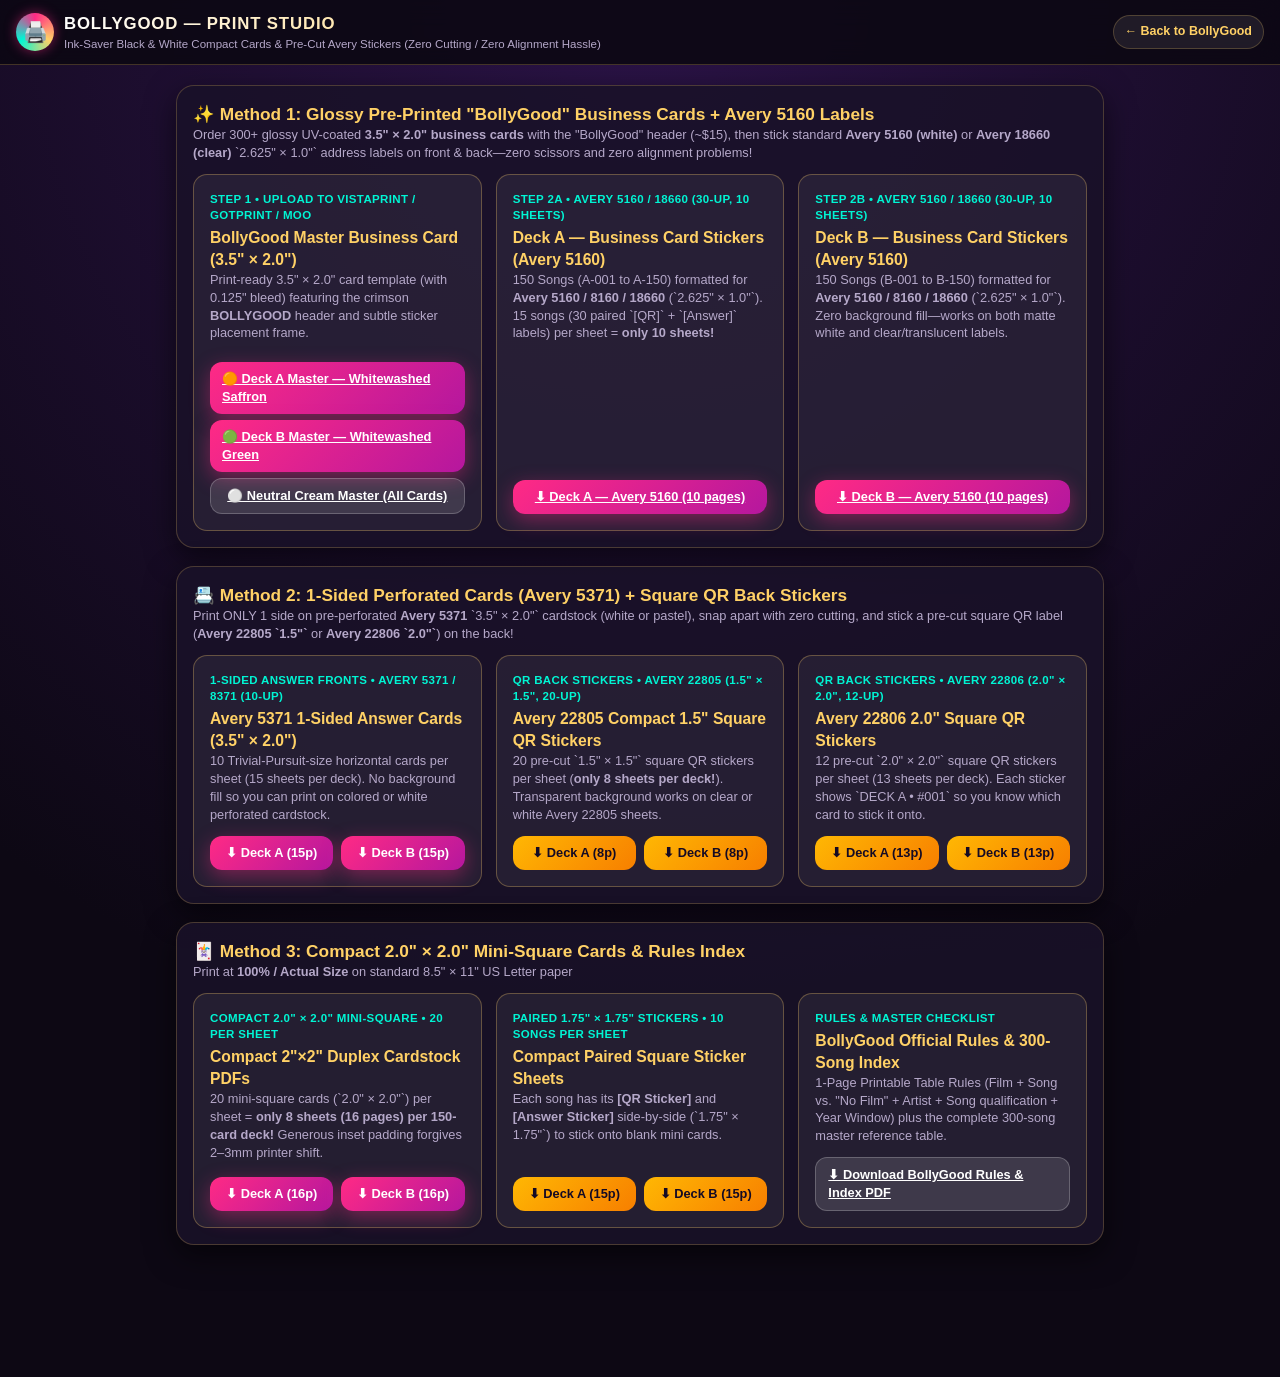
<file: print.html>
<!DOCTYPE html>
<html lang="en">
<head>
  <meta charset="UTF-8" />
  <meta name="viewport" content="width=device-width, initial-scale=1.0" />
  <title>BollyGood — Print Studio (Compact Cards &amp; Avery Stickers)</title>
  <link rel="stylesheet" href="styles.css" />
  <style>
    .print-studio-wrap {
      max-width: 960px;
      margin: 0 auto;
      padding: 20px 16px 60px;
      display: flex;
      flex-direction: column;
      gap: 18px;
    }
    .pdf-grid {
      display: grid;
      grid-template-columns: repeat(auto-fit, minmax(260px, 1fr));
      gap: 14px;
      margin-top: 10px;
    }
    .pdf-card {
      background: rgba(255, 255, 255, 0.06);
      border: 1px solid rgba(255, 209, 102, 0.3);
      border-radius: 14px;
      padding: 16px;
      display: flex;
      flex-direction: column;
      justify-content: space-between;
      gap: 12px;
    }
    .pdf-card h3 {
      color: var(--gold);
      font-size: 0.98rem;
      margin-top: 4px;
    }
    .pdf-card p {
      font-size: 0.8rem;
      color: var(--text-muted);
    }
    .pdf-meta {
      font-size: 0.72rem;
      color: var(--cyan);
      font-weight: 700;
      letter-spacing: 0.03em;
    }
    .btn-row {
      display: flex;
      flex-wrap: wrap;
      gap: 8px;
    }
    .btn-row .btn {
      flex: 1;
      text-decoration: none;
      text-align: center;
    }
  </style>
</head>
<body>
  <header class="app-header">
    <div class="brand">
      <div class="brand-disc"><span>🖨️</span></div>
      <div>
        <h1>BOLLYGOOD — PRINT STUDIO</h1>
        <p class="subtitle">Ink-Saver Black &amp; White Compact Cards &amp; Pre-Cut Avery Stickers (Zero Cutting / Zero Alignment Hassle)</p>
      </div>
    </div>
    <div class="header-actions">
      <a href="index.html" class="icon-pill">← Back to BollyGood</a>
    </div>
  </header>

  <div class="print-studio-wrap">
    <!-- SECTION A: GLOSSY BUSINESS CARDS + AVERY 5160 STICKERS -->
    <div class="glass-card">
      <div class="section-head">
        <div>
          <h2>✨ Method 1: Glossy Pre-Printed "BollyGood" Business Cards + Avery 5160 Labels</h2>
          <p class="muted">Order 300+ glossy UV-coated <strong>3.5" × 2.0" business cards</strong> with the "BollyGood" header (~$15), then stick standard <strong>Avery 5160 (white)</strong> or <strong>Avery 18660 (clear)</strong> `2.625" × 1.0"` address labels on front &amp; back—zero scissors and zero alignment problems!</p>
        </div>
      </div>

      <div class="pdf-grid">
        <div class="pdf-card">
          <div>
            <div class="pdf-meta">STEP 1 • UPLOAD TO VISTAPRINT / GOTPRINT / MOO</div>
            <h3>BollyGood Master Business Card (3.5" × 2.0")</h3>
            <p>Print-ready 3.5" × 2.0" card template (with 0.125" bleed) featuring the crimson <strong>BOLLYGOOD</strong> header and subtle sticker placement frame.</p>
          </div>
          <div style="display:flex; flex-direction:column; gap:6px; margin-top:8px;">
            <a href="pdfs/BollyGood-Deck-A-Saffron-Tint-Master-3.5x2.pdf" download class="btn btn-primary btn-sm">🟠 Deck A Master — Whitewashed Saffron</a>
            <a href="pdfs/BollyGood-Deck-B-Green-Tint-Master-3.5x2.pdf" download class="btn btn-primary btn-sm">🟢 Deck B Master — Whitewashed Green</a>
            <a href="pdfs/BollyGood-BusinessCard-Master-3.5x2.pdf" download class="btn btn-secondary btn-sm">⚪ Neutral Cream Master (All Cards)</a>
          </div>
        </div>

        <div class="pdf-card">
          <div>
            <div class="pdf-meta">STEP 2A • AVERY 5160 / 18660 (30-UP, 10 SHEETS)</div>
            <h3>Deck A — Business Card Stickers (Avery 5160)</h3>
            <p>150 Songs (A-001 to A-150) formatted for <strong>Avery 5160 / 8160 / 18660</strong> (`2.625" × 1.0"`). 15 songs (30 paired `[QR]` + `[Answer]` labels) per sheet = <strong>only 10 sheets!</strong></p>
          </div>
          <a href="pdfs/Deck-A-BusinessCard-Stickers-Avery5160.pdf" download class="btn btn-primary btn-sm">⬇ Deck A — Avery 5160 (10 pages)</a>
        </div>

        <div class="pdf-card">
          <div>
            <div class="pdf-meta">STEP 2B • AVERY 5160 / 18660 (30-UP, 10 SHEETS)</div>
            <h3>Deck B — Business Card Stickers (Avery 5160)</h3>
            <p>150 Songs (B-001 to B-150) formatted for <strong>Avery 5160 / 8160 / 18660</strong> (`2.625" × 1.0"`). Zero background fill—works on both matte white and clear/translucent labels.</p>
          </div>
          <a href="pdfs/Deck-B-BusinessCard-Stickers-Avery5160.pdf" download class="btn btn-primary btn-sm">⬇ Deck B — Avery 5160 (10 pages)</a>
        </div>
      </div>
    </div>

    <!-- SECTION B: 1-SIDED PERFORATED AVERY 5371 CARDS + PRE-CUT SQUARE QR STICKERS -->
    <div class="glass-card">
      <div class="section-head">
        <div>
          <h2>📇 Method 2: 1-Sided Perforated Cards (Avery 5371) + Square QR Back Stickers</h2>
          <p class="muted">Print ONLY 1 side on pre-perforated <strong>Avery 5371</strong> `3.5" × 2.0"` cardstock (white or pastel), snap apart with zero cutting, and stick a pre-cut square QR label (<strong>Avery 22805 `1.5"`</strong> or <strong>Avery 22806 `2.0"`</strong>) on the back!</p>
        </div>
      </div>

      <div class="pdf-grid">
        <div class="pdf-card">
          <div>
            <div class="pdf-meta">1-SIDED ANSWER FRONTS • AVERY 5371 / 8371 (10-UP)</div>
            <h3>Avery 5371 1-Sided Answer Cards (3.5" × 2.0")</h3>
            <p>10 Trivial-Pursuit-size horizontal cards per sheet (15 sheets per deck). No background fill so you can print on colored or white perforated cardstock.</p>
          </div>
          <div class="btn-row">
            <a href="pdfs/Deck-A-Avery5371-Answers-1Sided.pdf" download class="btn btn-primary btn-sm">⬇ Deck A (15p)</a>
            <a href="pdfs/Deck-B-Avery5371-Answers-1Sided.pdf" download class="btn btn-primary btn-sm">⬇ Deck B (15p)</a>
          </div>
        </div>

        <div class="pdf-card">
          <div>
            <div class="pdf-meta">QR BACK STICKERS • AVERY 22805 (1.5" × 1.5", 20-UP)</div>
            <h3>Avery 22805 Compact 1.5" Square QR Stickers</h3>
            <p>20 pre-cut `1.5" × 1.5"` square QR stickers per sheet (<strong>only 8 sheets per deck!</strong>). Transparent background works on clear or white Avery 22805 sheets.</p>
          </div>
          <div class="btn-row">
            <a href="pdfs/Deck-A-QR-Stickers-Avery22805-1.5in.pdf" download class="btn btn-accent btn-sm">⬇ Deck A (8p)</a>
            <a href="pdfs/Deck-B-QR-Stickers-Avery22805-1.5in.pdf" download class="btn btn-accent btn-sm">⬇ Deck B (8p)</a>
          </div>
        </div>

        <div class="pdf-card">
          <div>
            <div class="pdf-meta">QR BACK STICKERS • AVERY 22806 (2.0" × 2.0", 12-UP)</div>
            <h3>Avery 22806 2.0" Square QR Stickers</h3>
            <p>12 pre-cut `2.0" × 2.0"` square QR stickers per sheet (13 sheets per deck). Each sticker shows `DECK A • #001` so you know which card to stick it onto.</p>
          </div>
          <div class="btn-row">
            <a href="pdfs/Deck-A-QR-Stickers-Avery22806-2in.pdf" download class="btn btn-accent btn-sm">⬇ Deck A (13p)</a>
            <a href="pdfs/Deck-B-QR-Stickers-Avery22806-2in.pdf" download class="btn btn-accent btn-sm">⬇ Deck B (13p)</a>
          </div>
        </div>
      </div>
    </div>

    <!-- SECTION C: COMPACT 2"x2" MINI-SQUARE DUPLEX & PAIRED STICKERS + RULES -->
    <div class="glass-card">
      <div class="section-head">
        <div>
          <h2>🃏 Method 3: Compact 2.0" × 2.0" Mini-Square Cards &amp; Rules Index</h2>
          <p class="muted">Print at <strong>100% / Actual Size</strong> on standard 8.5" × 11" US Letter paper</p>
        </div>
      </div>

      <div class="pdf-grid">
        <div class="pdf-card">
          <div>
            <div class="pdf-meta">COMPACT 2.0" × 2.0" MINI-SQUARE • 20 PER SHEET</div>
            <h3>Compact 2"×2" Duplex Cardstock PDFs</h3>
            <p>20 mini-square cards (`2.0" × 2.0"`) per sheet = <strong>only 8 sheets (16 pages) per 150-card deck!</strong> Generous inset padding forgives 2–3mm printer shift.</p>
          </div>
          <div class="btn-row">
            <a href="pdfs/Deck-A-Cardstock-Duplex.pdf" download class="btn btn-primary btn-sm">⬇ Deck A (16p)</a>
            <a href="pdfs/Deck-B-Cardstock-Duplex.pdf" download class="btn btn-primary btn-sm">⬇ Deck B (16p)</a>
          </div>
        </div>

        <div class="pdf-card">
          <div>
            <div class="pdf-meta">PAIRED 1.75" × 1.75" STICKERS • 10 SONGS PER SHEET</div>
            <h3>Compact Paired Square Sticker Sheets</h3>
            <p>Each song has its <strong>[QR Sticker]</strong> and <strong>[Answer Sticker]</strong> side-by-side (`1.75" × 1.75"`) to stick onto blank mini cards.</p>
          </div>
          <div class="btn-row">
            <a href="pdfs/Deck-A-Stickers.pdf" download class="btn btn-accent btn-sm">⬇ Deck A (15p)</a>
            <a href="pdfs/Deck-B-Stickers.pdf" download class="btn btn-accent btn-sm">⬇ Deck B (15p)</a>
          </div>
        </div>

        <div class="pdf-card">
          <div>
            <div class="pdf-meta">RULES &amp; MASTER CHECKLIST</div>
            <h3>BollyGood Official Rules &amp; 300-Song Index</h3>
            <p>1-Page Printable Table Rules (Film + Song vs. "No Film" + Artist + Song qualification + Year Window) plus the complete 300-song master reference table.</p>
          </div>
          <a href="pdfs/BollyGood-Rules-and-Song-Index.pdf" download class="btn btn-secondary btn-sm">⬇ Download BollyGood Rules &amp; Index PDF</a>
        </div>
      </div>
    </div>
  </div>
</body>
</html>
</file>
<file: styles.css>
:root {
  --bg-dark: #0d0814;
  --bg-card: rgba(26, 18, 40, 0.88);
  --bg-card-elevated: rgba(38, 26, 58, 0.95);
  --border-subtle: rgba(255, 209, 102, 0.22);
  --gold: #ffd166;
  --gold-bright: #ffb703;
  --magenta: #ff2a85;
  --cyan: #00f5d4;
  --emerald: #06d6a0;
  --text-main: #f8f5fc;
  --text-muted: #b5a8c9;
  --radius-lg: 18px;
  --radius-md: 12px;
  --shadow-glow: 0 10px 30px rgba(0, 0, 0, 0.55);
}

* {
  box-sizing: border-box;
  margin: 0;
  padding: 0;
  -webkit-tap-highlight-color: transparent;
}

body {
  font-family: -apple-system, BlinkMacSystemFont, "SF Pro Display", "Segoe UI", Roboto, sans-serif;
  background: radial-gradient(circle at 50% 0%, #2b1347 0%, #0d0814 70%);
  color: var(--text-main);
  min-height: 100vh;
  padding-bottom: 72px;
  line-height: 1.4;
}

.hidden {
  display: none !important;
}

/* Header */
.app-header {
  display: flex;
  align-items: center;
  justify-content: space-between;
  padding: 12px 16px;
  background: rgba(13, 8, 20, 0.92);
  border-bottom: 1px solid var(--border-subtle);
  position: sticky;
  top: 0;
  z-index: 50;
  backdrop-filter: blur(12px);
}

.brand {
  display: flex;
  align-items: center;
  gap: 10px;
}

.brand-disc {
  width: 38px;
  height: 38px;
  border-radius: 50%;
  background: conic-gradient(from 0deg, var(--magenta), var(--gold), var(--cyan), var(--magenta));
  display: flex;
  align-items: center;
  justify-content: center;
  font-size: 20px;
  box-shadow: 0 0 12px rgba(255, 42, 133, 0.5);
}

.brand h1 {
  font-size: 1.05rem;
  font-weight: 800;
  letter-spacing: 0.05em;
  background: linear-gradient(90deg, #fff, var(--gold));
  -webkit-background-clip: text;
  -webkit-text-fill-color: transparent;
}

.subtitle {
  font-size: 0.72rem;
  color: var(--text-muted);
}

.header-actions {
  display: flex;
  gap: 8px;
}

.icon-pill {
  display: inline-flex;
  align-items: center;
  gap: 6px;
  background: rgba(255, 255, 255, 0.08);
  border: 1px solid var(--border-subtle);
  color: var(--gold);
  padding: 7px 11px;
  border-radius: 999px;
  font-size: 0.78rem;
  font-weight: 600;
  text-decoration: none;
  cursor: pointer;
}

/* Host Setup Banner */
.host-banner {
  background: linear-gradient(90deg, rgba(255, 183, 3, 0.16), rgba(255, 42, 133, 0.16));
  border-bottom: 1px solid rgba(255, 209, 102, 0.35);
  padding: 10px 16px;
}

.host-banner-title {
  display: flex;
  justify-content: space-between;
  align-items: center;
  font-size: 0.8rem;
  font-weight: 700;
  color: var(--gold);
  margin-bottom: 6px;
}

.banner-close {
  background: none;
  border: none;
  color: var(--text-muted);
  font-size: 1rem;
  padding: 2px 6px;
  cursor: pointer;
}

.host-steps {
  display: flex;
  flex-wrap: wrap;
  gap: 6px;
}

.step-badge {
  font-size: 0.72rem;
  background: rgba(0, 0, 0, 0.4);
  padding: 4px 9px;
  border-radius: 6px;
  border: 1px solid rgba(255, 255, 255, 0.1);
}

/* Mode Tabs */
.mode-tabs {
  display: grid;
  grid-template-columns: repeat(3, 1fr);
  gap: 8px;
  padding: 12px 14px 4px;
  max-width: 680px;
  margin: 0 auto;
}

.mode-tab {
  display: flex;
  align-items: center;
  gap: 8px;
  padding: 10px 10px;
  background: rgba(255, 255, 255, 0.05);
  border: 1px solid rgba(255, 255, 255, 0.12);
  border-radius: var(--radius-md);
  color: var(--text-muted);
  cursor: pointer;
  text-align: left;
  transition: all 0.18s ease;
}

.mode-tab.active {
  background: linear-gradient(135deg, rgba(255, 42, 133, 0.28), rgba(255, 209, 102, 0.2));
  border-color: var(--gold);
  color: var(--text-main);
  box-shadow: 0 4px 16px rgba(255, 42, 133, 0.25);
}

.tab-icon {
  font-size: 1.25rem;
}

.tab-label {
  font-size: 0.82rem;
  font-weight: 700;
}

.tab-sub {
  font-size: 0.66rem;
  opacity: 0.8;
}

/* Main container */
.app-main {
  max-width: 680px;
  margin: 0 auto;
  padding: 10px 14px 24px;
  display: flex;
  flex-direction: column;
  gap: 14px;
}

.view-section {
  display: none;
  flex-direction: column;
  gap: 14px;
}

.view-section.active {
  display: flex;
}

.glass-card {
  background: var(--bg-card);
  border: 1px solid var(--border-subtle);
  border-radius: var(--radius-lg);
  padding: 16px;
  box-shadow: var(--shadow-glow);
}

.section-head {
  display: flex;
  justify-content: space-between;
  align-items: flex-start;
  gap: 10px;
  margin-bottom: 12px;
}

.section-head h2 {
  font-size: 1.08rem;
  font-weight: 800;
  color: var(--gold);
}

.muted {
  font-size: 0.8rem;
  color: var(--text-muted);
}

.muted-sm {
  font-size: 0.74rem;
  color: var(--text-muted);
}

.deck-Quick-badge, .badge-pill {
  background: rgba(0, 245, 212, 0.14);
  color: var(--cyan);
  border: 1px solid rgba(0, 245, 212, 0.35);
  font-size: 0.72rem;
  font-weight: 700;
  padding: 4px 10px;
  border-radius: 999px;
  white-space: nowrap;
}

/* Buttons */
.btn {
  display: inline-flex;
  align-items: center;
  justify-content: center;
  gap: 8px;
  border: none;
  border-radius: var(--radius-md);
  font-weight: 700;
  cursor: pointer;
  transition: transform 0.1s ease, opacity 0.15s ease;
  color: #fff;
}

.btn:active {
  transform: scale(0.97);
}

.btn:disabled {
  opacity: 0.45;
  pointer-events: none;
}

.btn-xl {
  width: 100%;
  padding: 16px 20px;
  font-size: 1.05rem;
}

.btn-lg {
  padding: 13px 16px;
  font-size: 0.92rem;
}

.btn-sm {
  padding: 8px 12px;
  font-size: 0.8rem;
}

.btn-primary {
  background: linear-gradient(135deg, var(--magenta), #b5179e);
  box-shadow: 0 6px 20px rgba(255, 42, 133, 0.4);
}

.btn-accent {
  background: linear-gradient(135deg, var(--gold-bright), #f77f00);
  color: #140a24;
  font-weight: 800;
}

.btn-secondary {
  background: rgba(255, 255, 255, 0.12);
  border: 1px solid rgba(255, 255, 255, 0.22);
}

.btn-text {
  background: none;
  border: none;
  color: var(--gold);
  font-size: 0.78rem;
  font-weight: 600;
  text-decoration: underline;
  cursor: pointer;
}

/* Camera QR Viewport */
.camera-container {
  position: relative;
  width: 100%;
  height: 270px;
  background: #000;
  border-radius: var(--radius-md);
  overflow: hidden;
  margin-bottom: 12px;
  border: 2px solid var(--gold);
}

#qr-video {
  width: 100%;
  height: 100%;
  object-fit: cover;
}

.scan-reticle {
  position: absolute;
  inset: 0;
  display: flex;
  flex-direction: column;
  align-items: center;
  justify-content: center;
  pointer-events: none;
}

.reticle-box {
  width: 165px;
  height: 165px;
  border: 3px solid var(--cyan);
  border-radius: 16px;
  box-shadow: 0 0 0 9999px rgba(0, 0, 0, 0.42);
}

.scan-reticle p {
  margin-top: 10px;
  background: rgba(0, 0, 0, 0.75);
  padding: 4px 12px;
  border-radius: 99px;
  font-size: 0.78rem;
  font-weight: 600;
  color: var(--gold);
}

.camera-close-btn {
  position: absolute;
  top: 10px;
  right: 10px;
  z-index: 5;
}

/* Keypad & Code Input */
.code-lookup-bar {
  display: flex;
  gap: 8px;
  margin-top: 12px;
}

.deck-toggle {
  display: flex;
  background: rgba(0, 0, 0, 0.45);
  border-radius: var(--radius-md);
  padding: 3px;
  border: 1px solid rgba(255, 255, 255, 0.15);
}

.deck-btn {
  background: transparent;
  border: none;
  color: var(--text-muted);
  padding: 8px 11px;
  border-radius: 9px;
  font-weight: 800;
  font-size: 0.8rem;
  cursor: pointer;
}

.deck-btn.active {
  background: var(--gold);
  color: #140a24;
}

.card-num-input {
  flex: 1;
  background: rgba(0, 0, 0, 0.5);
  border: 1px solid rgba(255, 255, 255, 0.22);
  border-radius: var(--radius-md);
  color: #fff;
  padding: 10px 12px;
  font-size: 1rem;
  font-weight: 700;
  text-align: center;
}

.mini-keypad {
  display: grid;
  grid-template-columns: repeat(6, 1fr);
  gap: 6px;
  margin-top: 10px;
}

.key-btn {
  background: rgba(255, 255, 255, 0.08);
  border: 1px solid rgba(255, 255, 255, 0.14);
  color: #fff;
  padding: 11px 0;
  border-radius: 10px;
  font-size: 0.95rem;
  font-weight: 700;
  cursor: pointer;
}

.key-btn:active {
  background: var(--gold);
  color: #000;
}

.key-clear {
  color: #ff6b6b;
}

.key-go {
  background: rgba(6, 214, 160, 0.25);
  border-color: var(--emerald);
  color: var(--emerald);
}

/* Player Panel */
.player-card {
  border: 2px solid var(--gold);
  background: linear-gradient(180deg, rgba(42, 20, 68, 0.96), rgba(18, 10, 32, 0.98));
}

.player-top-bar {
  display: flex;
  justify-content: space-between;
  align-items: center;
  margin-bottom: 14px;
}

.card-id-pill {
  background: var(--gold);
  color: #140a24;
  font-weight: 900;
  font-size: 0.9rem;
  padding: 5px 13px;
  border-radius: 999px;
  letter-spacing: 0.04em;
}

.pill-toggle {
  background: rgba(255, 255, 255, 0.1);
  border: 1px solid rgba(255, 255, 255, 0.25);
  color: var(--text-main);
  padding: 6px 12px;
  border-radius: 999px;
  font-size: 0.75rem;
  font-weight: 700;
  cursor: pointer;
}

.vinyl-stage {
  display: flex;
  align-items: center;
  gap: 16px;
  background: rgba(0, 0, 0, 0.35);
  padding: 14px;
  border-radius: var(--radius-md);
  margin-bottom: 14px;
}

.vinyl-disc {
  width: 76px;
  height: 76px;
  border-radius: 50%;
  background: radial-gradient(circle, #222 0%, #090909 60%, #1f1f1f 62%, #090909 100%);
  border: 2px solid rgba(255, 209, 102, 0.5);
  display: flex;
  align-items: center;
  justify-content: center;
  flex-shrink: 0;
  box-shadow: 0 0 20px rgba(255, 42, 133, 0.35);
}

.vinyl-disc.spinning {
  animation: spinVinyl 3.5s linear infinite;
}

@keyframes spinVinyl {
  from { transform: rotate(0deg); }
  to { transform: rotate(360deg); }
}

.vinyl-center {
  width: 28px;
  height: 28px;
  border-radius: 50%;
  background: linear-gradient(135deg, var(--magenta), var(--gold));
  display: flex;
  align-items: center;
  justify-content: center;
  font-weight: 900;
  font-size: 0.85rem;
  color: #140a24;
}

.player-status-box {
  flex: 1;
}

.status-label {
  font-size: 0.85rem;
  font-weight: 700;
  color: var(--gold);
  margin-bottom: 8px;
}

.progress-bar-wrap {
  width: 100%;
  height: 8px;
  background: rgba(255, 255, 255, 0.14);
  border-radius: 99px;
  overflow: hidden;
  margin-bottom: 6px;
}

.progress-bar-fill {
  height: 100%;
  width: 0%;
  background: linear-gradient(90deg, var(--magenta), var(--gold), var(--cyan));
  transition: width 0.2s linear;
}

.time-row {
  display: flex;
  justify-content: space-between;
  font-size: 0.72rem;
  color: var(--text-muted);
}

.sample-tag {
  color: var(--cyan);
  font-weight: 600;
}

.player-controls-row {
  display: flex;
  gap: 8px;
  margin-bottom: 14px;
}

.player-controls-row .btn {
  flex: 1;
}

/* Qualification Reminder Banner inside Player */
.qualify-rule-banner {
  background: rgba(6, 214, 160, 0.12);
  border: 1px solid rgba(6, 214, 160, 0.35);
  border-radius: 10px;
  padding: 9px 12px;
  font-size: 0.78rem;
  margin-bottom: 12px;
  color: #e6fcf5;
}

.qualify-rule-banner strong {
  color: var(--emerald);
}

/* Answer Reveal Card */
.btn-reveal-card {
  width: 100%;
  padding: 16px;
  background: rgba(255, 209, 102, 0.12);
  border: 2px dashed var(--gold);
  border-radius: var(--radius-md);
  color: var(--gold);
  font-size: 0.95rem;
  font-weight: 800;
  cursor: pointer;
  display: flex;
  flex-direction: column;
  align-items: center;
  gap: 4px;
}

.btn-reveal-card small {
  font-weight: 500;
  color: var(--text-muted);
  font-size: 0.74rem;
}

.physical-card-preview {
  margin-top: 10px;
  background: #140d21;
  border-radius: var(--radius-md);
  padding: 16px;
  border: 2px solid var(--gold);
  text-align: center;
}

.pcard-top-row {
  display: flex;
  justify-content: space-between;
  font-size: 0.75rem;
  font-weight: 800;
  color: var(--text-muted);
  margin-bottom: 4px;
}

.pcard-year {
  font-size: 3.1rem;
  font-weight: 900;
  line-height: 1.05;
  color: var(--gold);
  letter-spacing: -0.02em;
  margin: 4px 0;
  text-shadow: 0 2px 14px rgba(255, 209, 102, 0.35);
}

.pcard-title {
  font-size: 1.25rem;
  font-weight: 800;
  color: #fff;
  margin-bottom: 6px;
}

.pcard-movie {
  display: inline-block;
  font-size: 1.02rem;
  font-weight: 800;
  color: var(--cyan);
  background: rgba(0, 245, 212, 0.12);
  border: 1px solid rgba(0, 245, 212, 0.35);
  padding: 5px 14px;
  border-radius: 999px;
  margin-bottom: 10px;
}

.pcard-movie.no-film-badge {
  color: #ff9f1c;
  background: rgba(255, 159, 28, 0.16);
  border-color: #ff9f1c;
}

.pcard-meta {
  font-size: 0.82rem;
  color: var(--text-muted);
  display: flex;
  flex-direction: column;
  gap: 3px;
  margin-top: 6px;
  padding-top: 8px;
  border-top: 1px solid rgba(255, 255, 255, 0.1);
}

.pcard-links {
  margin-top: 10px;
}

.spotify-mini-link {
  color: #1ed760;
  font-size: 0.78rem;
  font-weight: 700;
  text-decoration: none;
}

.quick-award-bar {
  display: flex;
  flex-wrap: wrap;
  gap: 6px;
  align-items: center;
  justify-content: center;
  margin-top: 12px;
  padding-top: 12px;
  border-top: 1px solid rgba(255, 255, 255, 0.12);
}

.award-label {
  font-size: 0.75rem;
  color: var(--text-muted);
  font-weight: 700;
}

.btn-award {
  background: rgba(255, 255, 255, 0.1);
  border: 1px solid rgba(255, 255, 255, 0.22);
  color: var(--gold);
  padding: 6px 10px;
  border-radius: 8px;
  font-size: 0.74rem;
  font-weight: 700;
  cursor: pointer;
}

.btn-award:active {
  background: var(--gold);
  color: #000;
}

/* No-Card Mode & Digital Timeline */
.submode-bar {
  display: flex;
  justify-content: space-between;
  align-items: center;
  flex-wrap: wrap;
  gap: 10px;
  margin-bottom: 12px;
}

.filter-group {
  display: flex;
  align-items: center;
  gap: 8px;
  font-size: 0.8rem;
}

.select-pill {
  background: rgba(0, 0, 0, 0.55);
  color: #fff;
  border: 1px solid rgba(255, 255, 255, 0.25);
  padding: 7px 10px;
  border-radius: 10px;
  font-size: 0.82rem;
  font-weight: 600;
}

.digital-timeline-box {
  margin-top: 16px;
  padding-top: 14px;
  border-top: 1px solid rgba(255, 255, 255, 0.14);
}

.timeline-header {
  display: flex;
  justify-content: space-between;
  align-items: flex-start;
  flex-wrap: wrap;
  gap: 10px;
  margin-bottom: 12px;
}

.timeline-header h3 {
  font-size: 0.95rem;
  color: var(--gold);
}

.team-turn-switch {
  display: flex;
  gap: 6px;
}

.turn-btn {
  background: rgba(255, 255, 255, 0.08);
  border: 1px solid rgba(255, 255, 255, 0.2);
  color: var(--text-muted);
  padding: 6px 12px;
  border-radius: 99px;
  font-size: 0.76rem;
  font-weight: 700;
  cursor: pointer;
}

.turn-btn.active {
  background: var(--cyan);
  color: #081c24;
  border-color: var(--cyan);
}

.timeline-slots-container {
  display: flex;
  align-items: center;
  gap: 6px;
  overflow-x: auto;
  padding: 10px 4px;
}

.tl-card-node {
  min-width: 92px;
  background: rgba(255, 209, 102, 0.14);
  border: 1px solid var(--gold);
  border-radius: 10px;
  padding: 8px;
  text-align: center;
  flex-shrink: 0;
}

.tl-card-year {
  font-size: 1.15rem;
  font-weight: 900;
  color: var(--gold);
}

.tl-card-title {
  font-size: 0.68rem;
  color: #fff;
  white-space: nowrap;
  overflow: hidden;
  text-overflow: ellipsis;
  max-width: 84px;
}

.tl-slot-btn {
  background: rgba(255, 255, 255, 0.06);
  border: 1px dashed rgba(255, 255, 255, 0.35);
  color: var(--text-muted);
  border-radius: 10px;
  padding: 10px 8px;
  font-size: 0.7rem;
  font-weight: 700;
  cursor: pointer;
  flex-shrink: 0;
  min-width: 68px;
  text-align: center;
}

.tl-slot-btn.selected {
  background: rgba(0, 245, 212, 0.24);
  border: 2px solid var(--cyan);
  color: var(--cyan);
}

.timeline-actions {
  display: flex;
  gap: 8px;
  margin-top: 10px;
  flex-wrap: wrap;
}

.timeline-feedback {
  margin-top: 10px;
  padding: 10px 12px;
  border-radius: 10px;
  font-size: 0.84rem;
  font-weight: 700;
}

.timeline-feedback.correct {
  background: rgba(6, 214, 160, 0.2);
  border: 1px solid var(--emerald);
  color: var(--emerald);
}

.timeline-feedback.wrong {
  background: rgba(255, 42, 133, 0.2);
  border: 1px solid var(--magenta);
  color: #ff85b3;
}

/* Scoreboard & Rules */
.teams-grid {
  display: grid;
  grid-template-columns: repeat(2, 1fr);
  gap: 10px;
}

.team-box {
  background: rgba(0, 0, 0, 0.35);
  border: 1px solid rgba(255, 255, 255, 0.14);
  border-radius: var(--radius-md);
  padding: 12px;
}

.team-name-input {
  width: 100%;
  background: transparent;
  border: none;
  border-bottom: 1px solid rgba(255, 209, 102, 0.35);
  color: var(--gold);
  font-size: 0.92rem;
  font-weight: 800;
  padding-bottom: 4px;
  margin-bottom: 10px;
}

.score-counters {
  display: flex;
  flex-direction: column;
  gap: 8px;
}

.counter-block {
  display: flex;
  justify-content: space-between;
  align-items: center;
}

.counter-label {
  font-size: 0.72rem;
  color: var(--text-muted);
}

.counter-controls {
  display: flex;
  align-items: center;
  gap: 8px;
}

.cnt-btn {
  width: 28px;
  height: 28px;
  border-radius: 8px;
  border: 1px solid rgba(255, 255, 255, 0.25);
  background: rgba(255, 255, 255, 0.1);
  color: #fff;
  font-weight: 800;
  cursor: pointer;
}

.cnt-val {
  font-size: 1rem;
  font-weight: 900;
  min-width: 18px;
  text-align: center;
}

.rules-list {
  padding-left: 18px;
  display: flex;
  flex-direction: column;
  gap: 10px;
  font-size: 0.85rem;
}

.rules-list ul {
  padding-left: 18px;
  margin-top: 4px;
  display: flex;
  flex-direction: column;
  gap: 4px;
  color: var(--text-muted);
}

/* Catalog Inspector */
.catalog-filters {
  display: flex;
  gap: 8px;
  margin-bottom: 10px;
}

.catalog-list {
  max-height: 360px;
  overflow-y: auto;
  display: flex;
  flex-direction: column;
  gap: 6px;
}

.cat-item {
  display: flex;
  justify-content: space-between;
  align-items: center;
  background: rgba(0, 0, 0, 0.35);
  padding: 8px 10px;
  border-radius: 8px;
  font-size: 0.78rem;
}

.cat-item-left strong {
  color: var(--gold);
}

/* Sticky Mini Score Footer */
.mini-score-footer {
  position: fixed;
  bottom: 0;
  left: 0;
  right: 0;
  background: rgba(13, 8, 20, 0.95);
  border-top: 1px solid var(--border-subtle);
  padding: 10px 16px;
  display: flex;
  justify-content: center;
  align-items: center;
  gap: 16px;
  font-size: 0.82rem;
  z-index: 40;
  backdrop-filter: blur(10px);
}

.mini-team strong {
  color: var(--gold);
}

@media (max-width: 480px) {
  .hide-xs {
    display: none;
  }
  .teams-grid {
    grid-template-columns: 1fr;
  }
}

/* ==================== ULTRA-SIMPLE CARD MODE KIOSK ==================== */
.slim-topbar {
  display: flex;
  align-items: center;
  justify-content: space-between;
  gap: 8px;
  padding: 8px 14px;
  max-width: 680px;
  margin: 0 auto;
  border-bottom: 1px solid rgba(255, 255, 255, 0.07);
}

.slim-brand {
  font-size: 0.88rem;
  font-weight: 800;
  color: var(--gold);
  letter-spacing: 0.02em;
  white-space: nowrap;
}

.mode-radio-group {
  display: inline-flex;
  background: rgba(255, 255, 255, 0.06);
  border: 1px solid var(--border-glass);
  border-radius: 99px;
  padding: 2px;
  gap: 2px;
}

.mode-radio {
  background: transparent;
  border: none;
  color: var(--text-muted);
  font-size: 0.78rem;
  font-weight: 700;
  padding: 5px 12px;
  border-radius: 99px;
  cursor: pointer;
  transition: all 0.15s;
  white-space: nowrap;
}

.mode-radio.active {
  background: linear-gradient(135deg, var(--magenta), #d91b6c);
  color: #fff;
  box-shadow: 0 2px 8px rgba(255, 42, 133, 0.35);
}

.tiny-rules-link {
  background: transparent;
  border: none;
  color: var(--text-muted);
  font-size: 0.74rem;
  font-weight: 600;
  text-decoration: underline;
  text-underline-offset: 3px;
  padding: 4px 6px;
  cursor: pointer;
  white-space: nowrap;
}

.tiny-rules-link.active {
  color: var(--gold);
  font-weight: 800;
}

.mini-score-footer {
  display: none !important;
}

.simple-kiosk-card {
  text-align: center;
  padding: 24px 18px;
}

.btn-jumbo {
  width: 100%;
  min-height: 55vh;
  flex-direction: column;
  gap: 14px;
  font-size: 1.65rem;
  font-weight: 900;
  letter-spacing: 0.04em;
  border-radius: 24px;
  border: 2px solid var(--gold);
  box-shadow: 0 14px 36px rgba(255, 42, 133, 0.45);
}

.jumbo-icon {
  font-size: 3.8rem;
  line-height: 1;
}

.keypad-drawer-wrap {
  margin-top: 14px;
}

.keypad-toggle-link {
  font-size: 0.82rem;
  color: var(--text-muted);
  text-decoration: none;
  padding: 6px 14px;
  border-radius: 99px;
  background: rgba(255, 255, 255, 0.06);
}

.manual-keypad-drawer {
  margin-top: 12px;
}

.nocard-mini-footer {
  display: flex;
  align-items: center;
  justify-content: center;
  gap: 10px;
  margin-top: 14px;
}

/* ==================== UNIFIED PLAY -> 50/50 SPLIT PLAYER ==================== */
.play-next-split-row {
  display: flex;
  gap: 10px;
  width: 100%;
  margin-top: 10px;
}

.btn-hero-play {
  width: 100%;
  min-height: 56vh;
  flex-direction: column;
  justify-content: center;
  align-items: center;
  gap: 12px;
  border-radius: 24px;
  border: 2px solid rgba(255, 209, 102, 0.55);
  background: radial-gradient(circle at 50% 35%, #ff2a85 0%, #8a0f58 65%, #3c0938 100%);
  box-shadow: 0 16px 40px rgba(255, 42, 133, 0.45);
  transition: all 0.2s ease;
}

.btn-hero-play.is-playing {
  background: radial-gradient(circle at 50% 35%, #06d6a0 0%, #058c68 65%, #073b3a 100%);
  border-color: rgba(0, 245, 212, 0.7);
  box-shadow: 0 16px 40px rgba(6, 214, 160, 0.35);
}

.hero-play-icon {
  font-size: 4.8rem;
  line-height: 1;
}

.hero-play-label {
  font-size: 1.85rem;
  font-weight: 900;
  letter-spacing: 0.08em;
}

/* After Reveal: Play/Pause becomes 50% width, and Next Card becomes the other 50% width! */
#player-panel.is-revealed .play-next-split-row {
  display: grid;
  grid-template-columns: 1fr 1fr;
  gap: 10px;
}

#player-panel.is-revealed .btn-hero-play {
  min-height: 58px;
  padding: 12px 14px;
  flex-direction: row;
  gap: 8px;
  border-radius: 16px;
}

#player-panel.is-revealed .hero-play-icon {
  font-size: 1.25rem;
}

#player-panel.is-revealed .hero-play-label {
  font-size: 1.02rem;
}

.btn-half-next {
  min-height: 58px;
  padding: 12px 14px;
  font-size: 1.02rem;
  font-weight: 900;
  border-radius: 16px;
  width: 100%;
}

.under-play-stack {
  display: flex;
  flex-direction: column;
  align-items: center;
  gap: 8px;
  margin-top: 10px;
  width: 100%;
}

.btn-tiny-replay {
  background: transparent;
  border: none;
  color: var(--text-muted);
  font-size: 0.78rem;
  font-weight: 600;
  padding: 4px 12px;
  cursor: pointer;
  text-decoration: underline;
  text-underline-offset: 3px;
}

.btn-tiny-replay:active {
  color: #fff;
}

.btn-reveal-small {
  background: rgba(255, 255, 255, 0.08);
  border: 1px solid rgba(255, 209, 102, 0.4);
  color: var(--gold);
  font-size: 0.85rem;
  font-weight: 700;
  padding: 7px 20px;
  border-radius: 99px;
  cursor: pointer;
  transition: all 0.15s;
}

.btn-reveal-small:active {
  transform: scale(0.97);
  background: rgba(255, 209, 102, 0.16);
}


/* ==================== CRISP BLACK & WHITE BOLLYGOOD REVEALED CARD ==================== */
.physical-card-preview {
  margin-top: 12px;
  background: transparent;
  padding: 0;
  border: none;
}

#pcard-inner {
  background: #ffffff;
  color: #111111;
  border: 2px solid #111111;
  border-radius: 14px;
  padding: 16px 18px;
  text-align: center;
  box-shadow: 0 8px 24px rgba(0, 0, 0, 0.35);
}

#pcard-inner .pcard-top-row {
  display: flex;
  justify-content: space-between;
  align-items: center;
  border-bottom: 1.5px solid #111111;
  padding-bottom: 6px;
  margin-bottom: 8px;
}

#pcard-inner .pcard-brand {
  color: #c1121f;
  font-size: 0.88rem;
  font-weight: 900;
  letter-spacing: 0.06em;
}

#pcard-inner .pcard-id {
  color: #111111;
  font-size: 0.85rem;
  font-weight: 800;
}

#pcard-inner .pcard-year {
  font-size: 3.2rem;
  font-weight: 900;
  line-height: 1.05;
  color: #000000;
  letter-spacing: -0.02em;
  margin: 6px 0;
  text-shadow: none;
}

#pcard-inner .pcard-title {
  font-size: 1.25rem;
  font-weight: 800;
  color: #111111;
  margin-bottom: 8px;
}

#pcard-inner .pcard-movie {
  display: inline-block;
  font-size: 0.98rem;
  font-weight: 800;
  color: #111111;
  background: transparent;
  border: 1.5px solid #111111;
  padding: 5px 14px;
  border-radius: 8px;
  margin-bottom: 10px;
}

#pcard-inner .pcard-movie.no-film-badge {
  color: #111111;
  background: transparent;
  border: 1.5px solid #111111;
}

#pcard-inner .pcard-meta {
  font-size: 0.82rem;
  color: #222222;
  display: flex;
  flex-direction: column;
  gap: 3px;
  margin-top: 6px;
  padding-top: 8px;
  border-top: 1px solid #d4d4d8;
}

#pcard-inner .pcard-meta strong {
  color: #000000;
}

#pcard-inner .spotify-mini-link {
  color: #111111;
  font-size: 0.76rem;
  font-weight: 700;
  text-decoration: underline;
}

.pcard-id {
  font-size: 0.62rem !important;
  font-weight: 400 !important;
  color: #666666 !important;
}
</file>
